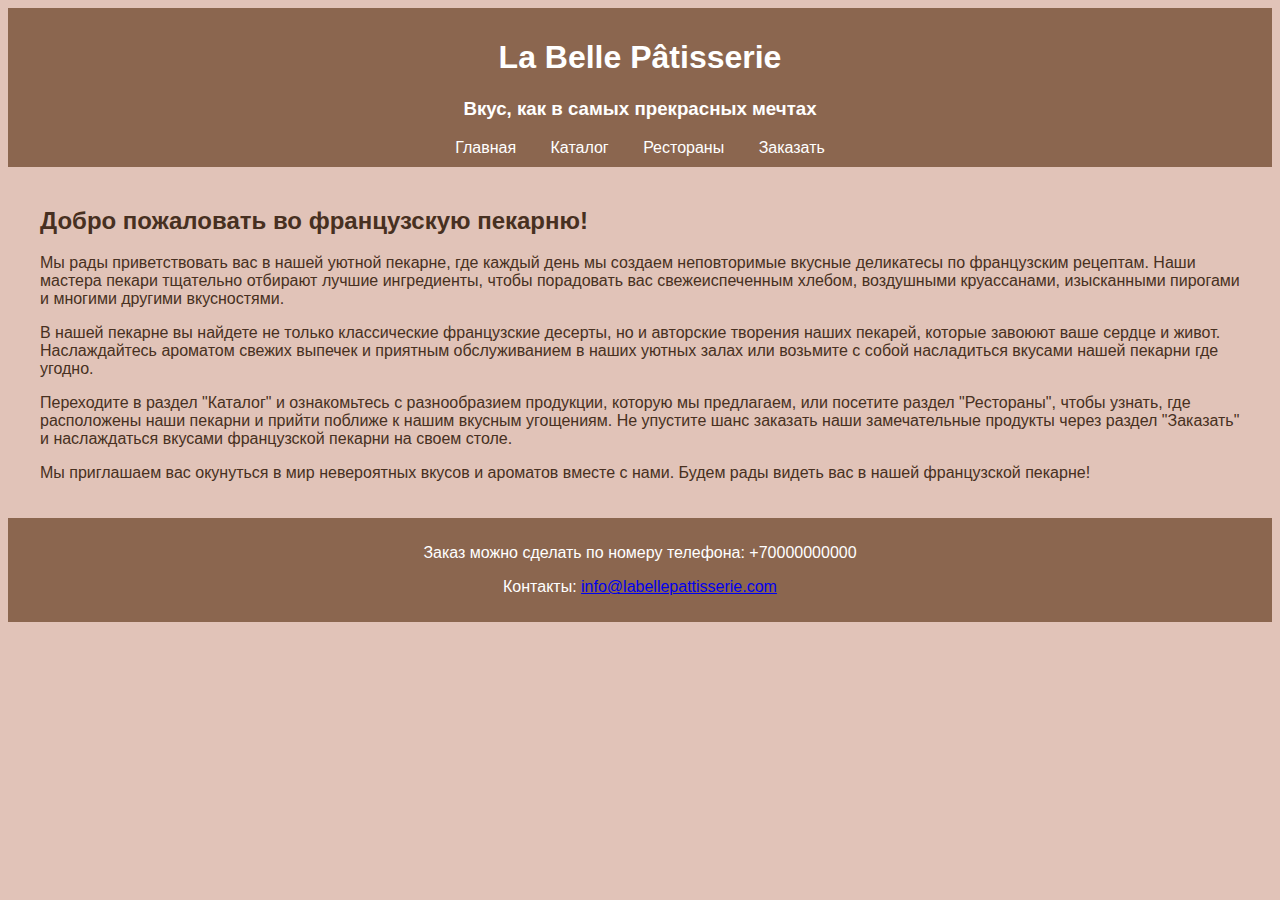
<file: index.html>
<html>
    
<head>
    <title>La Belle Pâtisserie</title>
    <link rel = "stylesheet" href = "style.css">
</head>
<body>
    <header>
        <h1>La Belle Pâtisserie</h1>
        <h3>Вкус, как в самых прекрасных мечтах</h3>
        <nav>
            <a href="index.html">Главная</a>
            <a href="catalog.html">Каталог</a>
            <a href="info.html">Рестораны</a>
            <a href="order.html">Заказать</a>
        </nav>
    </header>
    <div class="container">
        <h2>Добро пожаловать во французскую пекарню!</h1>
        <p>Мы рады приветствовать вас в нашей уютной пекарне, где каждый день мы создаем неповторимые вкусные деликатесы по французским рецептам. Наши мастера пекари тщательно отбирают лучшие ингредиенты, чтобы порадовать вас свежеиспеченным хлебом, воздушными круассанами, изысканными пирогами и многими другими вкусностями.</p>
        <p>В нашей пекарне вы найдете не только классические французские десерты, но и авторские творения наших пекарей, которые завоюют ваше сердце и живот. Наслаждайтесь ароматом свежих выпечек и приятным обслуживанием в наших уютных залах или возьмите с собой насладиться вкусами нашей пекарни где угодно.</p>
        <p>Переходите в раздел "Каталог" и ознакомьтесь с разнообразием продукции, которую мы предлагаем, или посетите раздел "Рестораны", чтобы узнать, где расположены наши пекарни и прийти поближе к нашим вкусным угощениям. Не упустите шанс заказать наши замечательные продукты через раздел "Заказать" и наслаждаться вкусами французской пекарни на своем столе.</p>
        <p>Мы приглашаем вас окунуться в мир невероятных вкусов и ароматов вместе с нами. Будем рады видеть вас в нашей французской пекарне!</p>
    </div>
    <footer>
        <p>Заказ можно сделать по номеру телефона: +70000000000</p>
        <p>Контакты: <a href="mailto:info@labellepattisserie.com">info@labellepattisserie.com</a></p>
    </footer>
</body>
</html>
</file>
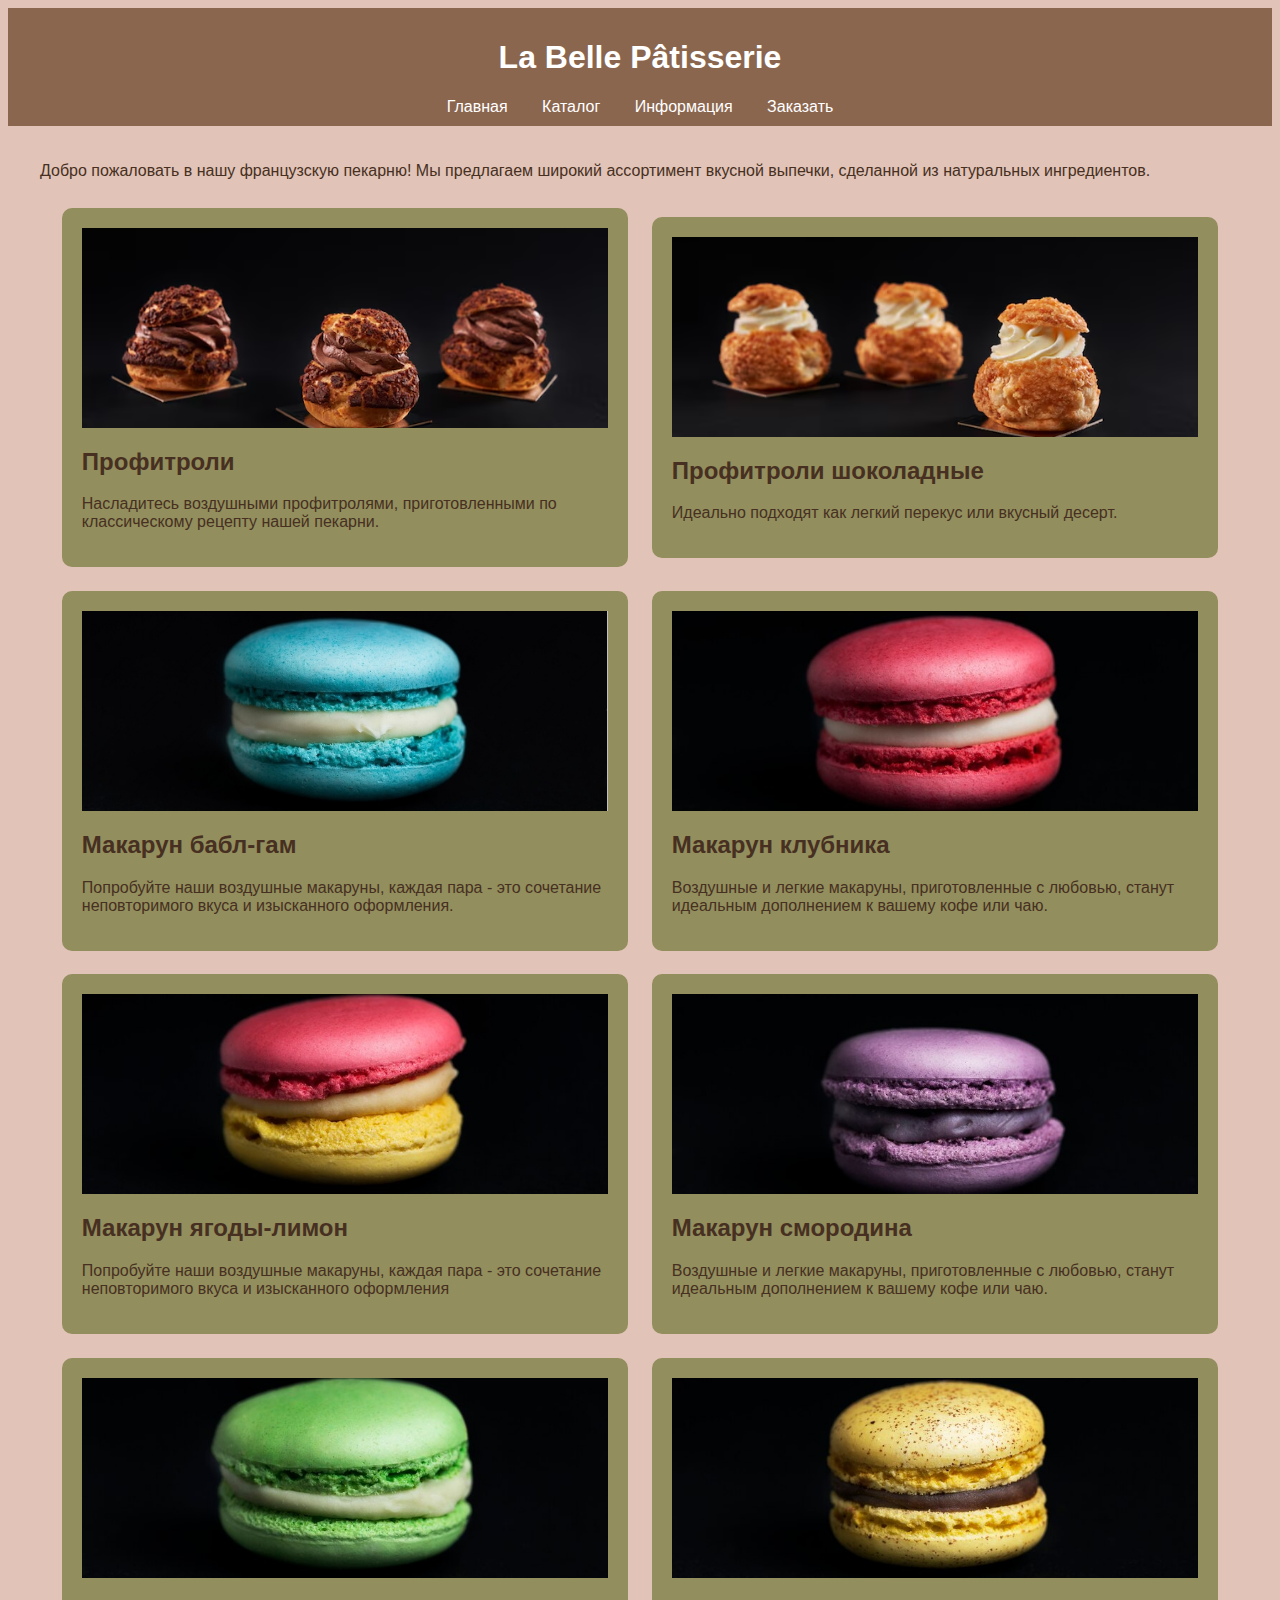
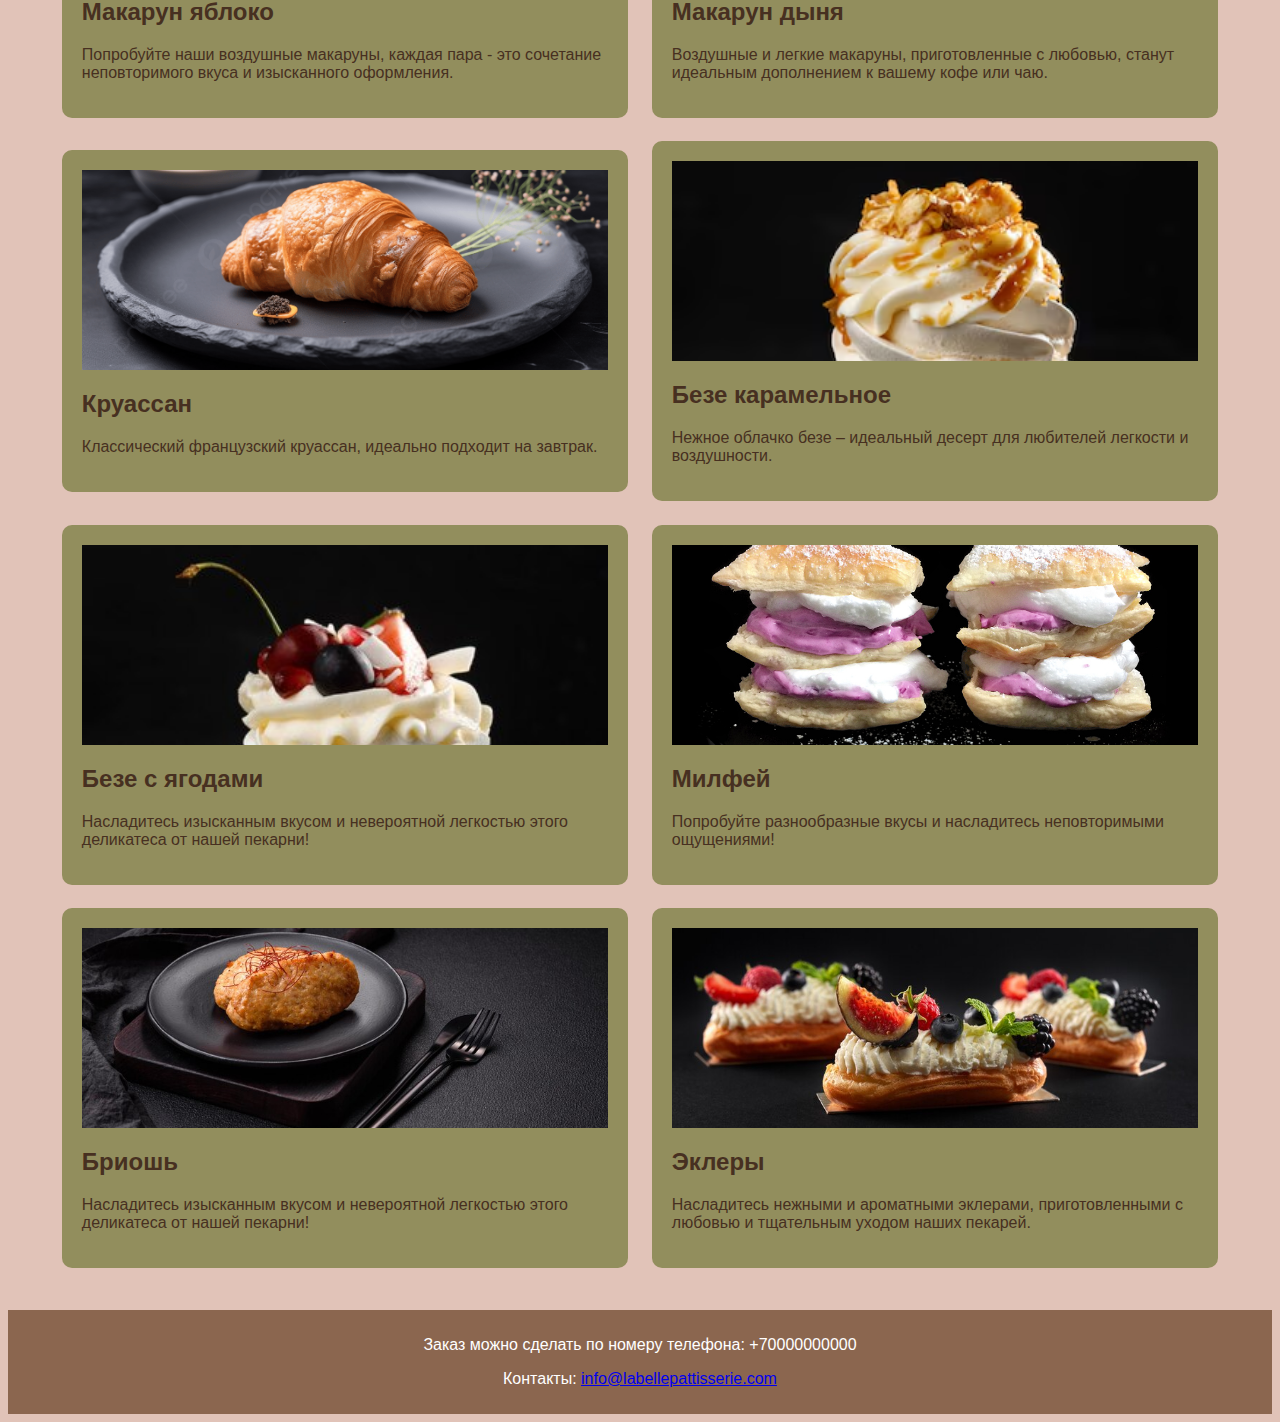
<file: catalog.html>
<html>
<head>
    <title>La Belle Pâtisserie</title>
    <link rel = "stylesheet" href = "style.css">
</head>
<body>
    <header>
        <h1>La Belle Pâtisserie</h1>
        <nav>
            <a href="index.html">Главная</a>
            <a href="catalog.html">Каталог</a>
            <a href="info.html">Информация</a>
            <a href="order.html">Заказать</a>
        </nav>
    </header>
    <div class="container">
        <p>Добро пожаловать в нашу французскую пекарню! Мы предлагаем широкий ассортимент вкусной выпечки, сделанной из натуральных ингредиентов.</p>
        <div class="products">
            <div class="product-card">
                <img src="homemade-profiteroles-with-chocolate-cream-isolated-on-black_7502-6239.avif" alt="Профитроли">
                <h2>Профитроли</h2>
                <p>Насладитесь воздушными профитролями, приготовленными по классическому рецепту нашей пекарни.</p>
            </div>
            <div class="product-card">
                <img src="homemade-profiteroles-with-cream-on-black-background_7502-6235.avif" alt="Профитроли шоколадные">
                <h2>Профитроли шоколадные</h2>
                <p>Идеально подходят как легкий перекус или вкусный десерт.</p>
            </div>
            <div class="product-card">
                <img src="2024-05-18_19-24-31-transformed.png" alt="Макарун бабл-гам">
                <h2>Макарун бабл-гам</h2>
                <p>Попробуйте наши воздушные макаруны, каждая пара - это сочетание неповторимого вкуса и изысканного оформления.</p>
            </div>
            <div class="product-card">
                <img src="sweet-pink-macaroon-isolated-black-background_324795-224.jpg" alt="Макарун клубника">
                <h2>Макарун клубника</h2>
                <p>Воздушные и легкие макаруны, приготовленные с любовью, станут идеальным дополнением к вашему кофе или чаю. </p>
            </div>
            <div class="product-card">
                <img src="sweet-colored-macaroon-isolated-black-background_324795-223.jpg" alt="Макарун ягоды-лимон">
                <h2>Макарун ягоды-лимон</h2>
                <p>Попробуйте наши воздушные макаруны, каждая пара - это сочетание неповторимого вкуса и изысканного оформления</p>
            </div>
            <div class="product-card">
                <img src="sweet-purple-macaroon-black-background_324795-219.jpg" alt="Макарун смородина">
                <h2>Макарун смородина</h2>
                <p>Воздушные и легкие макаруны, приготовленные с любовью, станут идеальным дополнением к вашему кофе или чаю. </p>
            </div>
            <div class="product-card">
                <img src="sweet-green-macaroon-black-background_324795-221.jpg" alt="Макарун яблоко">
                <h2>Макарун яблоко</h2>
                <p>Попробуйте наши воздушные макаруны, каждая пара - это сочетание неповторимого вкуса и изысканного оформления.</p>
            </div>
            <div class="product-card">
                <img src="sweet-yellow-macaroon-isolated-black-background_324795-220.jpg" alt="Макарун дыня">
                <h2>Макарун дыня</h2>
                <p>Воздушные и легкие макаруны, приготовленные с любовью, станут идеальным дополнением к вашему кофе или чаю.</p>
            </div>
            <div class="product-card">
                <img src="pngtree-one-croissant-is-sitting-on-a-black-plate-picture-image_2464628.jpg" alt="Круассан">
                <h2>Круассан</h2>
                <p>Классический французский круассан, идеально подходит на завтрак.</p>
            </div>
            <div class="product-card">
                <img src="meringue-with-caramel-black-background_126732-807.avif" alt="Безе карамельное">
                <h2>Безе карамельное</h2>
                <p>Нежное облачко безе – идеальный десерт для любителей легкости и воздушности.</p>
            </div>
            <div class="product-card">
                <img src="meringue-with-berries-top-black-background_126732-806.jpg" alt="Безе с ягодами">
                <h2>Безе с ягодами</h2>
                <p>Насладитесь изысканным вкусом и невероятной легкостью этого деликатеса от нашей пекарни!</p>
            </div>
            <div class="product-card">
                <img src="707a-copy.jpg" alt="Милфей">
                <h2>Милфей</h2>
                <p>Попробуйте разнообразные вкусы и насладитесь неповторимыми ощущениями!</p>
            </div>
            <div class="product-card">
                <img src="delicious-fried-cutlets-meatballs-with-salt-spices-herbs-dark-concrete-background_73989-54444.jpg" alt="Бриошь">
                <h2>Бриошь</h2>
                <p>Насладитесь изысканным вкусом и невероятной легкостью этого деликатеса от нашей пекарни!</p>
            </div>
            <div class="product-card">
                <img src="homemade-eclairs-with-cream-berries-isolated-black_7502-6241.jpg" alt="Эклеры">
                <h2>Эклеры</h2>
                <p>Насладитесь нежными и ароматными эклерами, приготовленными с любовью и тщательным уходом наших пекарей.</p>
            </div>
        </div>
    </div>
    <footer>
        <p>Заказ можно сделать по номеру телефона: +70000000000</p>
        <p>Контакты: <a href="mailto:info@labellepattisserie.com">info@labellepattisserie.com</a></p>
    </footer>
</body>
</html>
</file>
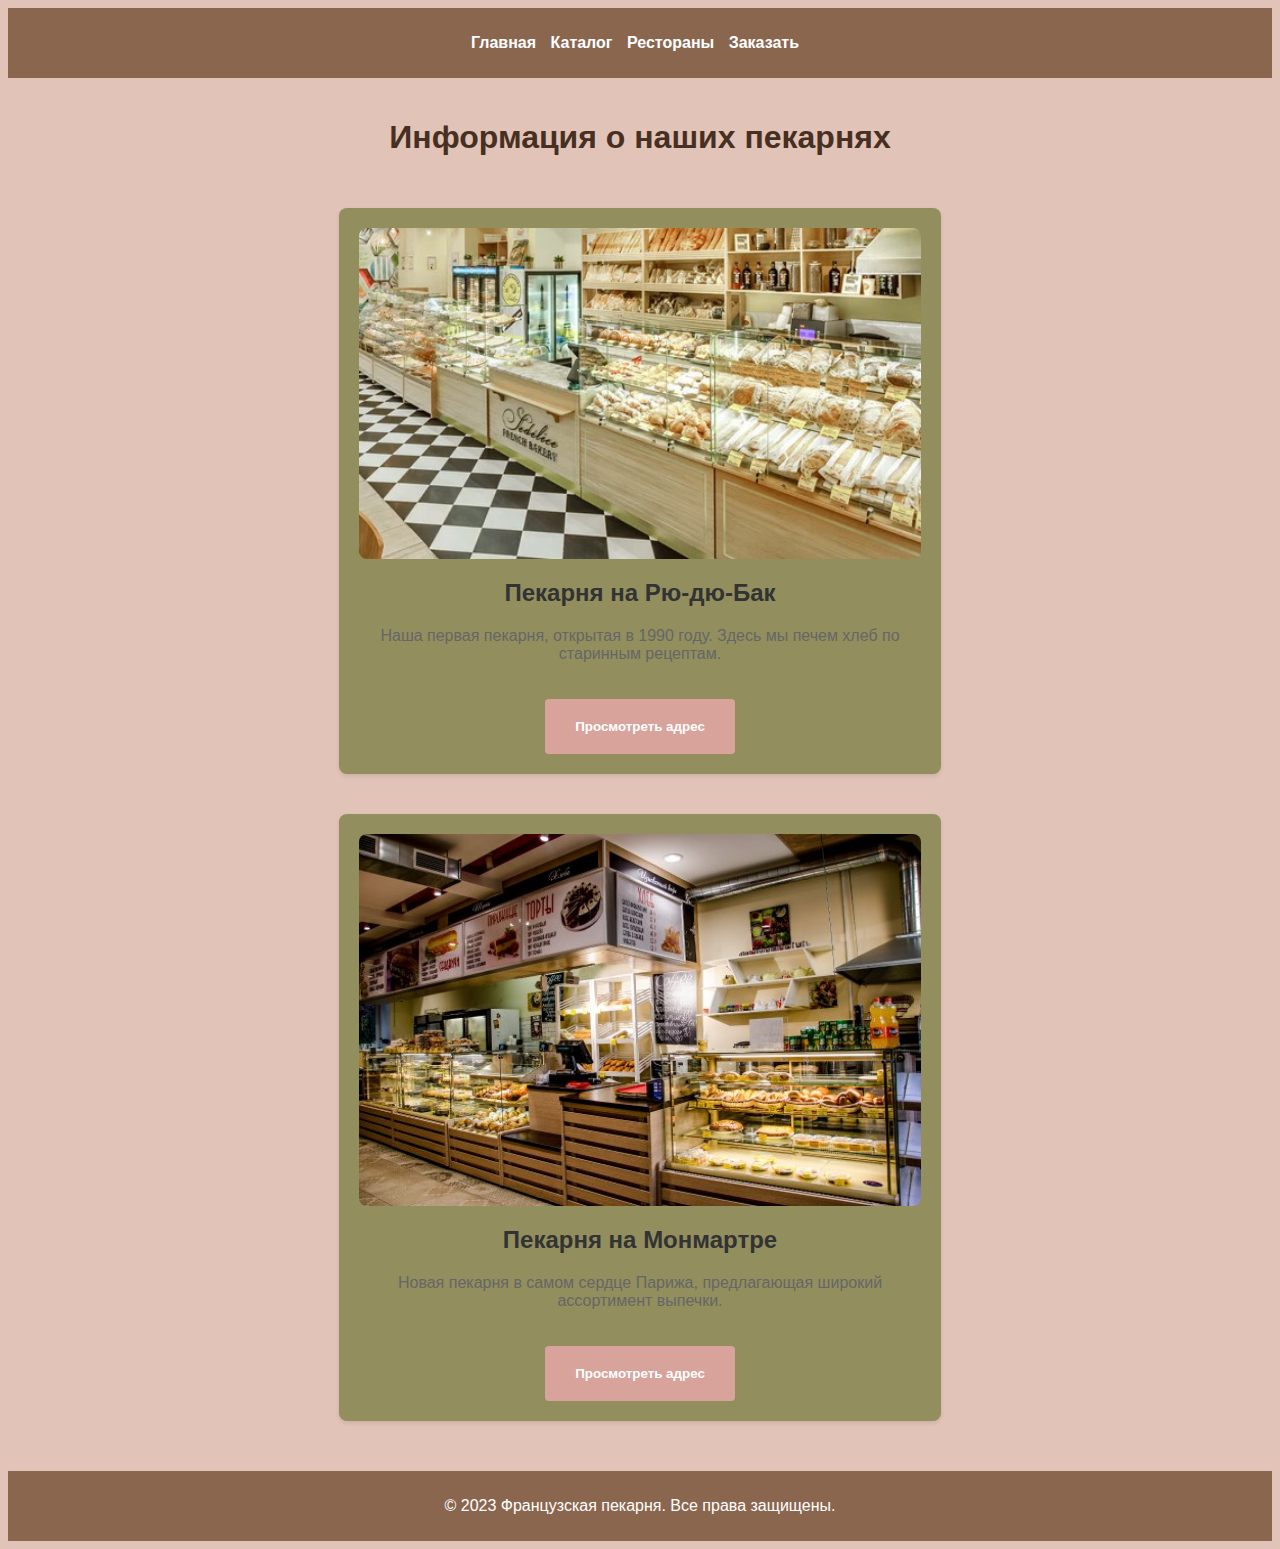
<file: info.html>
<html>
<head>
    <title>Информация о пекарне</title>
    <link rel="stylesheet" href="style-info.css">
</head>
<body>
    <header>
        <nav>
            <ul>
                <li><a href="index.html">Главная</a></li>
                <li><a href="catalog.html">Каталог</a></li>
                <li><a href="info.html">Рестораны</a></li>
                <li><a href="order.html">Заказать</a></li>
            </ul>
        </nav>
    </header>
    <main>
        <section class="info-section">
            <h1>Информация о наших пекарнях</h1>
            <div class="bakery-points">
                <div class="bakery-card">
                    <img src="L_height.webp">
                    <h2>Пекарня на Рю-дю-Бак</h2>
                    <p>Наша первая пекарня, открытая в 1990 году. Здесь мы печем хлеб по старинным рецептам.</p>
                    <button onclick="showIngredients('bakery1')">Просмотреть адрес</button>
                    <div id="bakery1-ingredients" class="ingredients" style="display: none;">
                        <h3>Посмотреть адрес:</h3>
                        <ul>
                            <li>ул. дю Бак, 17, VII округ Парижа, Париж</li>
                        </ul>
                    </div>
                </div>
                <div class="bakery-card">
                    <img src="caption.jpg">
                    <h2>Пекарня на Монмартре</h2>
                    <p>Новая пекарня в самом сердце Парижа, предлагающая широкий ассортимент выпечки.</p>
                    <button onclick="showIngredients('bakery2')">Просмотреть адрес</button>
                    <div id="bakery2-ingredients" class="ingredients" style="display: none;">
                        <h3>Посмотреть адрес:</h3>
                        <ul>
                            <li>4bis Rue Piemontesi, 75018 Paris, Франция</li>
                        </ul>
                    </div>
                </div>
            </div>
        </section>
    </main>
    <footer>
        <p>© 2023 Французская пекарня. Все права защищены.</p>
    </footer>

    <script>
        function showIngredients(bakeryId) {
            const ingredients = document.getElementById(bakeryId + '-ingredients');
            ingredients.style.display = ingredients.style.display === 'none' ? 'block' : 'none';
        }
    </script>
</body>
</html>
</file>
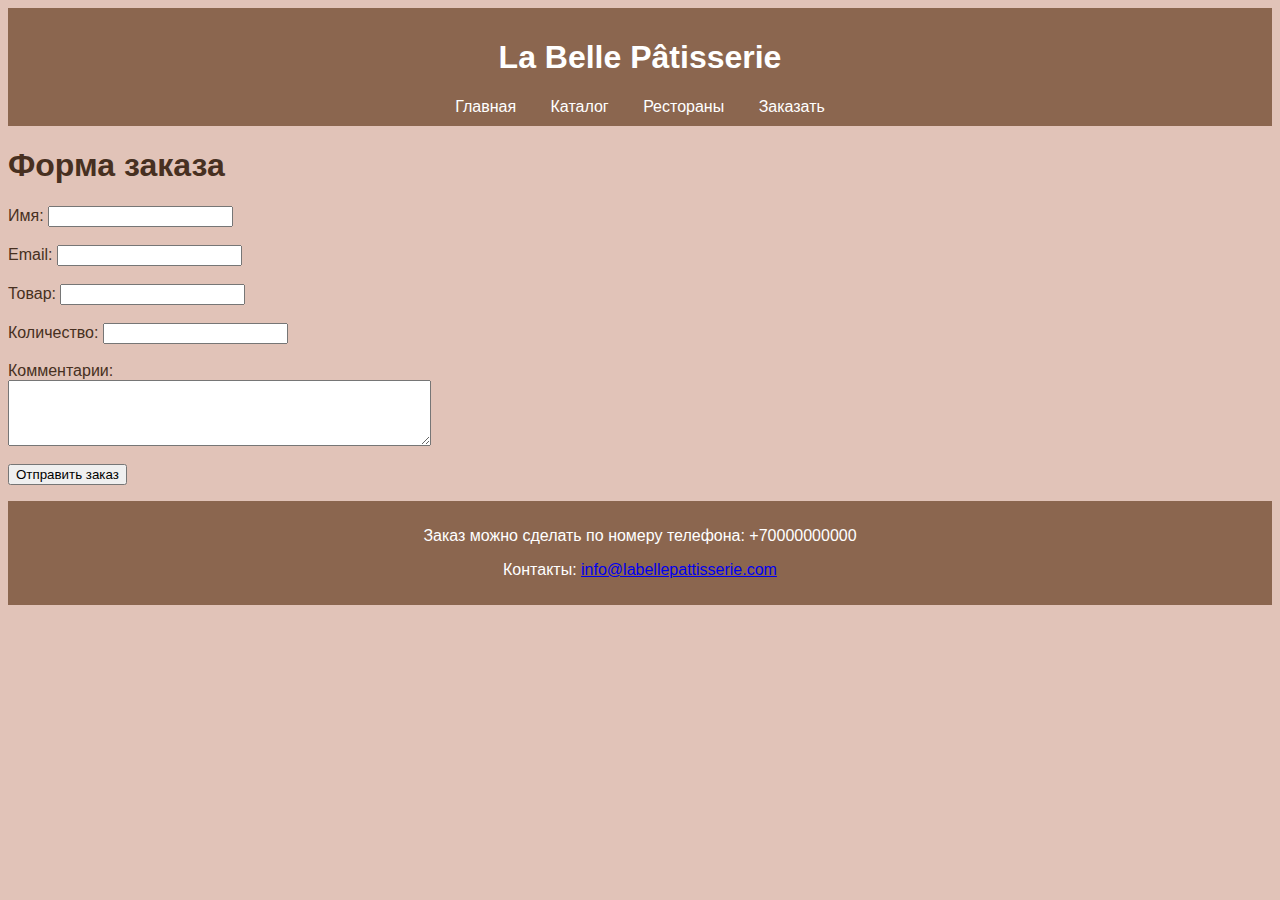
<file: order.html>
<html>
<body>
    <header>
        <h1>La Belle Pâtisserie</h1>
        <nav>
            <a href="index.html">Главная</a>
            <a href="catalog.html">Каталог</a>
            <a href="info.html">Рестораны</a>
            <a href="order.html">Заказать</a>
        </nav>
    </header>
<link rel = "stylesheet" href = "style.css">
<body>

<h1>Форма заказа</h1>

<form>
    <label for="name">Имя:</label>
    <input type="text" id="name" name="name" required><br><br>

    <label for="email">Email:</label>
    <input type="email" id="email" name="email" required><br><br>

    <label for="good">Товар:</label>
    <input type="good" id="good" name="good" required><br><br>

    <label for="quantity">Количество:</label>
    <input type="number" id="quantity" name="quantity" min="1" required><br><br>

    <label for="comments">Комментарии:</label><br>
    <textarea id="comments" name="comments" rows="4" cols="50"></textarea><br><br>

    <input type="submit" value="Отправить заказ">
</form>
<footer>
    <p>Заказ можно сделать по номеру телефона: +70000000000</p>
    <p>Контакты: <a href="mailto:info@labellepattisserie.com">info@labellepattisserie.com</a></p>
</footer>

</body>
</html>
</file>
<file: style.css>
body {
    font-family: Arial, sans-serif;
    background-color: #E1C3B8;
    color: #473021;
}
header, footer {
    background-color: #8B664F;
    color: white;
    text-align: center;
    padding: 10px;
}
nav a {
    margin: 0 15px;
    text-decoration: none;
    color: white;
}
.container {
    max-width: 1200px;
    margin: 0 auto;
    padding: 20px;
}
.hero-image {
    width: 100%;
    height: 400px;
    object-fit: cover;
}
.product-card {
    width: 48%;
    display: inline-block;
    margin: 1%;
    background-color: #928E5D;
    padding: 20px;
    box-sizing: border-box;
    border-radius: 10px;
}
.product-card img {
    width: 100%;
    height: 200px;
    object-fit: cover;
}

.products {
    align-items: center;
    justify-content: center;
    display: flex;
    flex-wrap: wrap;
    margin: 10px;
}


nav a:hover {
    background-color: #D8A39B;
    padding: 5px;
}
</file>
<file: style-info.css>
body {
    font-family: 'Arial', sans-serif;
    background-color: #E1C3B8;
    color: #473021;
}

header {
    background-color: #8B664F;
    padding: 10px 20px;
    text-align: center;
}

nav ul {
    list-style-type: none;
    padding: 0;
}

nav ul li {
    display: inline;
    margin-right: 10px;
}

nav ul li a {
    color: #fff;
    text-decoration: none;
    font-weight: bold;
}

main {
    padding: 20px;
    text-align: center;
}

.info-section {
    display: flex;
    justify-content: space-around;
    flex-wrap: wrap;
}

.bakery-card {
    background-color: #928E5D;
    border-radius: 8px;
    box-shadow: 0 2px 4px rgba(0, 0, 0, 0.1);
    margin: 20px;
    padding: 20px;
    width: calc(50% - 40px);
}

.bakery-card img {
    width: 100%;
    height: auto;
    border-radius: 8px;
}

.bakery-card h2 {
    margin-top: 20px;
    color: #333;
}

.bakery-card p {
    color: #666;
}

.bakery-card button {
    background-color: #D8A39B;
    border: none;
    border-radius: 4px;
    color: #fff;
    cursor: pointer;
    font-weight: bold;
    margin-top: 20px;
    padding: 20px 30px;
}

.ingredients {
    margin-top: 20px;
    color: #333;
}

footer {
    background-color: #8B664F;
    color: #fff;
    text-align: center;
    padding: 10px 20px;
}


.bakery-points {
    align-items: center;
    justify-content: center;
    display: flex;
    flex-wrap: wrap;
    margin: 10px;
}
</file>
